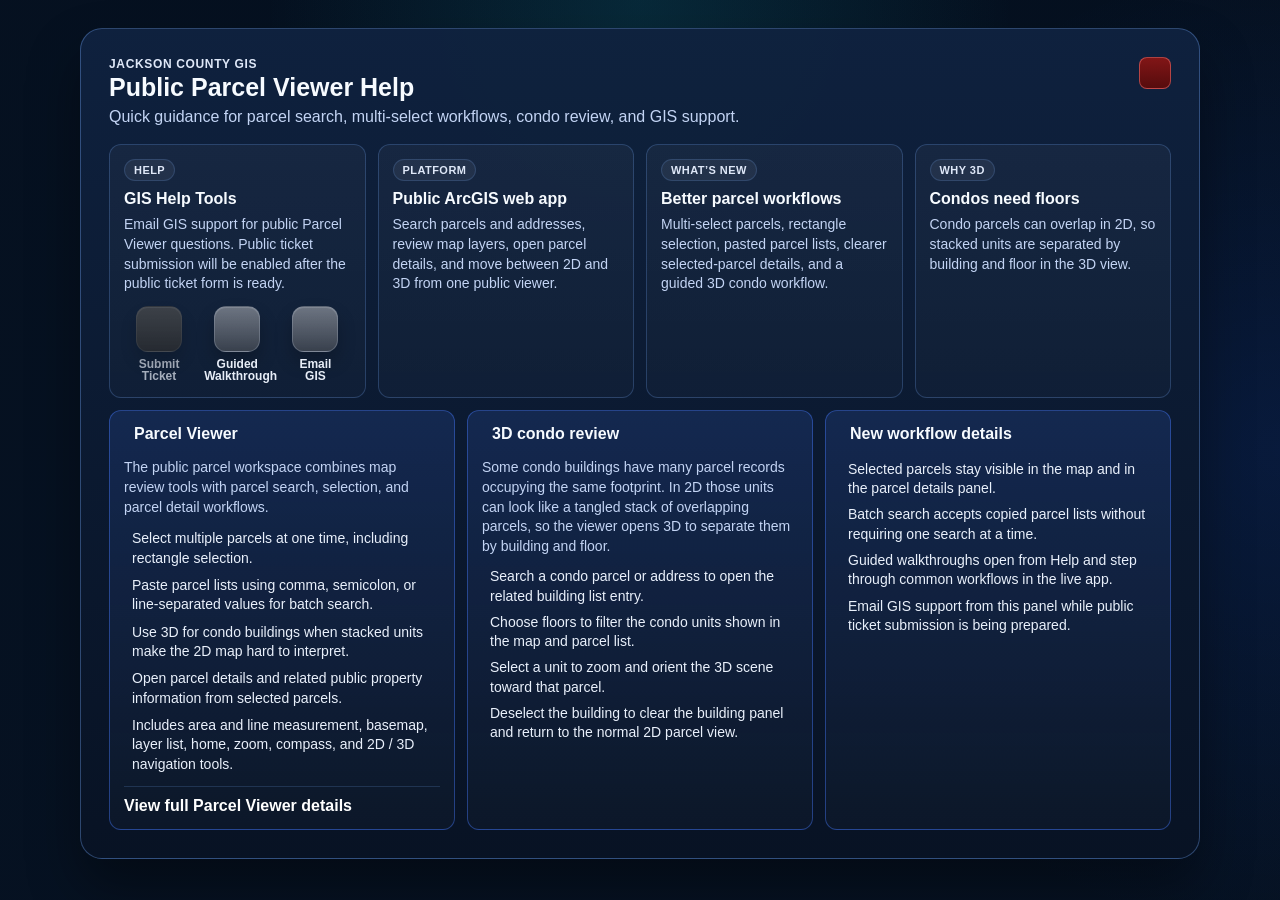
<file: gis-help.html>
<!DOCTYPE html>
<html lang="en">
<head>
  <meta charset="UTF-8">
  <meta name="viewport" content="width=device-width, initial-scale=1.0">
  <title>GIS Help</title>
  <script>
    if (new URL(window.location.href).searchParams.get("embed") === "1" && window.parent && window.parent !== window) {
      document.documentElement.classList.add("embed-mode");
    }
  </script>
  <link rel="stylesheet" href="https://js.arcgis.com/calcite-components/3.0.3/calcite.css">
  <link rel="stylesheet" href="./css/gis-help-page.css">
  <script type="module" src="https://js.arcgis.com/calcite-components/3.0.3/calcite.esm.js"></script>
</head>
<body>
  <main class="help-page-shell">
    <div class="help-page">
      <div class="help-page-header">
        <div>
          <div class="help-eyebrow">Jackson County GIS</div>
          <h2>Public Parcel Viewer Help</h2>
          <p>Quick guidance for parcel search, multi-select workflows, condo review, and GIS support.</p>
        </div>
        <div class="help-page-actions">
          <button id="helpCloseBtn" class="help-action-btn close-only" type="button" aria-label="Back to Parcel Viewer">
            <calcite-icon icon="x" scale="s"></calcite-icon>
          </button>
        </div>
      </div>

      <div class="help-overview-grid">
        <div class="help-overview-card">
          <div class="help-pill">Help</div>
          <h3>GIS Help Tools</h3>
          <p>Email GIS support for public Parcel Viewer questions. Public ticket submission will be enabled after the public ticket form is ready.</p>
          <div class="help-tool-actions">
            <button id="helpIssueBtn" class="help-tool-action-btn issue disabled" type="button" title="Public ticket submission coming soon" aria-label="Public ticket submission coming soon" aria-disabled="true" disabled>
              <span class="help-tool-action-media">
                <calcite-icon icon="speech-bubbles" scale="l"></calcite-icon>
              </span>
              <span class="help-tool-action-label">Submit<br>Ticket</span>
            </button>
            <button id="helpWalkthroughBtn" class="help-tool-action-btn walkthrough" type="button" title="Open guided walkthroughs" aria-label="Open guided walkthroughs">
              <span class="help-tool-action-media">
                <calcite-icon icon="presentation" scale="l"></calcite-icon>
              </span>
              <span class="help-tool-action-label">Guided<br>Walkthrough</span>
            </button>
            <a id="helpEmailBtn" class="help-tool-action-btn email" href="mailto:gis@jacksongov.org?subject=Parcel%20Viewer%20Support" title="Email GIS support" aria-label="Email GIS support">
              <span class="help-tool-action-media">
                <calcite-icon icon="email-address" scale="l"></calcite-icon>
              </span>
              <span class="help-tool-action-label">Email<br>GIS</span>
            </a>
          </div>
        </div>
        <div class="help-overview-card">
          <div class="help-pill">Platform</div>
          <h3>Public ArcGIS web app</h3>
          <p>Search parcels and addresses, review map layers, open parcel details, and move between 2D and 3D from one public viewer.</p>
        </div>
        <div class="help-overview-card">
          <div class="help-pill">What&rsquo;s New</div>
          <h3>Better parcel workflows</h3>
          <p>Multi-select parcels, rectangle selection, pasted parcel lists, clearer selected-parcel details, and a guided 3D condo workflow.</p>
        </div>
        <div class="help-overview-card">
          <div class="help-pill">Why 3D</div>
          <h3>Condos need floors</h3>
          <p>Condo parcels can overlap in 2D, so stacked units are separated by building and floor in the 3D view.</p>
        </div>
      </div>

      <div class="help-section-grid">
        <section id="helpSectionParcel" class="help-section-card" data-app="parcel">
          <div class="help-section-header">
            <calcite-icon icon="parcel-layer" scale="m"></calcite-icon>
            <h3>Parcel Viewer</h3>
          </div>
          <p>The public parcel workspace combines map review tools with parcel search, selection, and parcel detail workflows.</p>
          <div class="help-feature-list">
            <div class="help-feature-item"><calcite-icon icon="cursor-selection" scale="s"></calcite-icon><span>Select multiple parcels at one time, including rectangle selection.</span></div>
            <div class="help-feature-item"><calcite-icon icon="file-csv" scale="s"></calcite-icon><span>Paste parcel lists using comma, semicolon, or line-separated values for batch search.</span></div>
            <div class="help-feature-item"><calcite-icon icon="3d-glasses" scale="s"></calcite-icon><span>Use 3D for condo buildings when stacked units make the 2D map hard to interpret.</span></div>
            <div class="help-feature-item"><calcite-icon icon="information" scale="s"></calcite-icon><span>Open parcel details and related public property information from selected parcels.</span></div>
            <div class="help-feature-item"><calcite-icon icon="measure-area" scale="s"></calcite-icon><span>Includes area and line measurement, basemap, layer list, home, zoom, compass, and 2D / 3D navigation tools.</span></div>
          </div>
          <details class="help-details">
            <summary>View full Parcel Viewer details</summary>
            <ul class="help-detail-list">
              <li>Search can resolve parcel, condo, and address sources depending on the current Parcel Viewer context.</li>
              <li>Condo search can move the user directly into 3D when public 3D resources are available for the selected result.</li>
              <li>Selected parcels open public parcel detail workflows without internal change request actions.</li>
              <li>The page includes dedicated map widgets for layer visibility, basemap changes, home, zoom, compass, and measurement.</li>
            </ul>
          </details>
        </section>

        <section class="help-section-card" data-app="parcel">
          <div class="help-section-header">
            <calcite-icon icon="3d-building" scale="m"></calcite-icon>
            <h3>3D condo review</h3>
          </div>
          <p>Some condo buildings have many parcel records occupying the same footprint. In 2D those units can look like a tangled stack of overlapping parcels, so the viewer opens 3D to separate them by building and floor.</p>
          <div class="help-feature-list compact">
            <div class="help-feature-item"><calcite-icon icon="list" scale="s"></calcite-icon><span>Search a condo parcel or address to open the related building list entry.</span></div>
            <div class="help-feature-item"><calcite-icon icon="organization" scale="s"></calcite-icon><span>Choose floors to filter the condo units shown in the map and parcel list.</span></div>
            <div class="help-feature-item"><calcite-icon icon="zoom-in" scale="s"></calcite-icon><span>Select a unit to zoom and orient the 3D scene toward that parcel.</span></div>
            <div class="help-feature-item"><calcite-icon icon="map" scale="s"></calcite-icon><span>Deselect the building to clear the building panel and return to the normal 2D parcel view.</span></div>
          </div>
        </section>

        <section class="help-section-card" data-app="parcel">
          <div class="help-section-header">
            <calcite-icon icon="list" scale="m"></calcite-icon>
            <h3>New workflow details</h3>
          </div>
          <div class="help-feature-list compact">
            <div class="help-feature-item"><calcite-icon icon="cursor-selection" scale="s"></calcite-icon><span>Selected parcels stay visible in the map and in the parcel details panel.</span></div>
            <div class="help-feature-item"><calcite-icon icon="table" scale="s"></calcite-icon><span>Batch search accepts copied parcel lists without requiring one search at a time.</span></div>
            <div class="help-feature-item"><calcite-icon icon="presentation" scale="s"></calcite-icon><span>Guided walkthroughs open from Help and step through common workflows in the live app.</span></div>
            <div class="help-feature-item"><calcite-icon icon="email-address" scale="s"></calcite-icon><span>Email GIS support from this panel while public ticket submission is being prepared.</span></div>
          </div>
        </section>
      </div>
    </div>
  </main>

  <div id="ticketTypeModal" class="help-ticket-modal" hidden aria-hidden="true">
    <div class="help-ticket-modal-card" role="dialog" aria-modal="true" aria-labelledby="ticketTypeModalTitle">
      <button id="ticketTypeModalCloseBtn" class="help-ai-modal-close-x" type="button" aria-label="Close ticket type chooser" title="Close ticket type chooser">
        <calcite-icon icon="x" scale="s"></calcite-icon>
      </button>
      <div class="help-ticket-modal-eyebrow">Submit Ticket</div>
      <div class="help-ticket-title-row">
        <h3 id="ticketTypeModalTitle">Ticket Type</h3>
        <p>Please select a ticket type below.</p>
      </div>
      <div id="ticketTypeChoices" class="help-ticket-type-grid" aria-label="Ticket types"></div>
    </div>
  </div>

  <div id="walkthroughModal" class="help-walkthrough-modal" hidden aria-hidden="true">
    <div class="help-walkthrough-modal-card" role="dialog" aria-modal="true" aria-label="Guided walkthroughs">
      <button id="walkthroughModalCloseBtn" class="help-ai-modal-close-x" type="button" aria-label="Close guided walkthroughs" title="Close guided walkthroughs">
        <calcite-icon icon="x" scale="s"></calcite-icon>
      </button>
      <div class="help-walkthrough-frame-shell">
        <iframe id="walkthroughModalFrame" class="help-walkthrough-frame" src="./gis-guided-walkthroughs.html" title="Guided walkthroughs"></iframe>
      </div>
    </div>
  </div>

  <script type="module" src="./js/gis-help-page.js"></script>
</body>
</html>
</file>
<file: css/gis-help-page.css>
:root {
  --page-bg: #09182d;
  --accent-color: #1c5cff;
  --panel-border-color: rgba(118, 170, 255, 0.24);
  --panel-border-soft: rgba(118, 170, 255, 0.18);
  --panel-border-strong: rgba(118, 170, 255, 0.34);
}

* {
  box-sizing: border-box;
}

html,
body {
  margin: 0;
  min-height: 100vh;
  font-family: "Segoe UI", sans-serif;
  scrollbar-width: thin;
  scrollbar-color: rgba(28,92,255,0.95) rgba(0,0,0,0.18);
}

body {
  background:
    radial-gradient(circle at top, rgba(24, 218, 237, 0.12), transparent 34%),
    radial-gradient(circle at right, rgba(28, 92, 255, 0.12), transparent 36%),
    linear-gradient(180deg, rgba(5, 16, 31, 0.92) 0%, rgba(5, 16, 31, 0.82) 100%),
    var(--page-bg);
  color: #f7fbff;
}

html::-webkit-scrollbar,
body::-webkit-scrollbar {
  width: 10px;
}

html::-webkit-scrollbar-track,
body::-webkit-scrollbar-track {
  background: rgba(0,0,0,0.18);
  border-left: 1px solid rgba(28,92,255,0.15);
  border-radius: 999px;
}

html::-webkit-scrollbar-thumb,
body::-webkit-scrollbar-thumb {
  background: linear-gradient(180deg, rgba(28,92,255,0.95), rgba(118,202,251,0.85));
  border-radius: 999px;
  border: 2px solid rgba(10,30,58,0.85);
  box-shadow: 0 0 10px rgba(28,92,255,0.55);
}

html::-webkit-scrollbar-thumb:hover,
body::-webkit-scrollbar-thumb:hover {
  box-shadow: 0 0 16px rgba(28,92,255,0.85);
}

html.embed-mode body {
  min-height: 100%;
  background: transparent;
}

a {
  color: inherit;
}

.help-page-shell {
  min-height: 100vh;
  padding: 28px 20px;
}

html.embed-mode .help-page-shell {
  min-height: 100%;
  padding: 0;
}

.help-page {
  width: min(1120px, calc(100vw - 40px));
  margin: 0 auto;
  padding: 28px;
  border: 1px solid var(--panel-border-strong);
  border-radius: 22px;
  background: linear-gradient(180deg, rgba(15,34,63,0.97) 0%, rgba(8,19,36,0.97) 100%);
  box-shadow: 0 28px 52px rgba(0,0,0,0.36);
  color: #f7fbff;
}

html.embed-mode .help-page {
  width: 100%;
  margin: 0;
  padding: 18px 20px 20px;
  border: 1.3px solid color-mix(in srgb, var(--accent-color) 88%, white 12%);
  border-radius: 18px;
  box-shadow: none;
}

html.embed-mode .help-page-actions {
  display: none;
}

.help-page-header {
  display: flex;
  justify-content: space-between;
  align-items: flex-start;
  gap: 18px;
  margin-bottom: 16px;
}

.help-page-header h2 {
  margin: 3px 0 6px;
  font-size: 25px;
  line-height: 1.05;
}

.help-page-header p {
  margin: 0;
  max-width: 700px;
  color: #c3d4f4;
  line-height: 1.35;
}

.help-eyebrow {
  font-size: 12px;
  font-weight: 800;
  letter-spacing: 0.65px;
  text-transform: uppercase;
  color: #dfe8f8;
}

.help-page-actions {
  display: flex;
  align-items: center;
  gap: 10px;
  flex-wrap: wrap;
  justify-content: flex-end;
}

.help-action-btn {
  height: 40px;
  padding: 0 16px;
  border-radius: 999px;
  border: 1px solid var(--panel-border-strong);
  background: rgba(255,255,255,0.06);
  color: #ffffff;
  font-weight: 700;
  text-decoration: none;
  display: inline-flex;
  align-items: center;
  gap: 8px;
  cursor: pointer;
}

.help-action-btn.close-only {
  width: 32px;
  min-width: 32px;
  height: 32px;
  padding: 0;
  justify-content: center;
  border-radius: 8px;
  border-color: rgba(255,120,120,0.5);
  background: linear-gradient(180deg, rgba(132,22,22,0.98) 0%, rgba(88,12,12,0.98) 100%);
}

.help-action-btn.close-only:hover {
  background: linear-gradient(180deg, #d12b2b 0%, #991717 100%);
  border-color: rgba(255,170,170,0.82);
  box-shadow: 0 0 14px rgba(255,74,74,0.28);
}

.help-action-btn[aria-disabled="true"] {
  opacity: 0.6;
  cursor: not-allowed;
  pointer-events: none;
}

.help-overview-grid,
.help-section-grid {
  display: grid;
  grid-template-columns: repeat(auto-fit, minmax(280px, 1fr));
  gap: 12px;
}

.help-overview-grid {
  grid-template-columns: repeat(4, minmax(0, 1fr));
  margin-bottom: 12px;
}

.help-overview-card,
.help-section-card {
  border: 1px solid var(--panel-border-color);
  border-radius: 12px;
  background: linear-gradient(180deg, rgba(255,255,255,0.04) 0%, rgba(255,255,255,0.02) 100%);
  padding: 14px;
}

.help-section-card[data-app="parcel"] {
  background: linear-gradient(180deg, color-mix(in srgb, #1c5cff 12%, rgba(255,255,255,0.03)) 0%, rgba(255,255,255,0.02) 100%);
  border-color: color-mix(in srgb, #1c5cff 34%, rgba(255,255,255,0.12));
}

.help-section-card[data-app="pw"] {
  background: linear-gradient(180deg, color-mix(in srgb, #76cafb 12%, rgba(255,255,255,0.03)) 0%, rgba(255,255,255,0.02) 100%);
  border-color: color-mix(in srgb, var(--accent-color) 34%, rgba(255,255,255,0.12));
}

.help-section-card[data-app="sa"] {
  background: linear-gradient(180deg, color-mix(in srgb, #06a91a 11%, rgba(255,255,255,0.03)) 0%, rgba(255,255,255,0.02) 100%);
  border-color: color-mix(in srgb, var(--accent-color) 34%, rgba(255,255,255,0.12));
}

.help-overview-card h3,
.help-section-card h3 {
  margin: 0 0 7px;
  font-size: 16px;
}

.help-overview-card p,
.help-section-card p {
  margin: 0;
  color: #c3d4f4;
  line-height: 1.42;
  font-size: 14px;
}

.help-tool-actions {
  display: grid;
  grid-template-columns: repeat(3, minmax(0, 1fr));
  gap: 8px;
  margin-top: 10px;
  align-items: start;
}

.help-tool-action-btn {
  min-height: 76px;
  padding: 2px 2px 0;
  border: 0;
  background: transparent;
  color: #ffffff;
  font-size: 12px;
  font-weight: 700;
  text-decoration: none;
  display: inline-flex;
  flex-direction: column;
  align-items: center;
  justify-content: center;
  gap: 7px;
  cursor: pointer;
  text-align: center;
  box-shadow: none;
  transition: transform 140ms ease, filter 140ms ease;
}

.help-tool-action-media {
  inline-size: 46px;
  block-size: 46px;
  border-radius: 12px;
  display: inline-flex;
  align-items: center;
  justify-content: center;
  border: 1px solid rgba(180,191,209,0.28);
  background:
    linear-gradient(180deg, rgba(255,255,255,0.12) 0%, rgba(255,255,255,0.02) 100%),
    linear-gradient(180deg, #586170 0%, #343c49 100%);
  box-shadow:
    inset 0 1px 0 rgba(255,255,255,0.14),
    0 10px 18px rgba(0,0,0,0.22);
  transition: transform 140ms ease, box-shadow 140ms ease, border-color 140ms ease, filter 140ms ease;
}

.help-tool-action-btn calcite-icon,
.help-tool-action-icon {
  inline-size: 28px;
  block-size: 28px;
  flex: 0 0 28px;
}

.help-tool-action-icon {
  display: inline-block;
}

.help-tool-action-image {
  display: block;
  max-width: 100%;
  max-height: 100%;
  object-fit: contain;
}

.help-tool-action-btn.ai calcite-icon {
  color: #79e7ef;
  filter: drop-shadow(0 0 6px rgba(82,218,226,0.22));
}

.help-tool-action-btn.issue calcite-icon {
  color: #8ab9ff;
  filter: drop-shadow(0 0 6px rgba(78,134,255,0.2));
}

.help-tool-action-btn.email calcite-icon {
  color: #8fd0ff;
  filter: drop-shadow(0 0 6px rgba(103,182,255,0.22));
}

.help-tool-action-btn.walkthrough calcite-icon {
  color: #7CFC8A;
  filter: drop-shadow(0 0 6px rgba(124,252,138,0.22));
}

.help-tool-action-label {
  display: block;
  line-height: 0.98;
  margin-top: 0;
  max-width: 100%;
  text-wrap: balance;
  color: #e7edf7;
}

.help-tool-action-btn.teams .help-tool-action-icon {
  inline-size: 42px;
  block-size: 42px;
  flex-basis: 42px;
}

.help-tool-action-btn:hover {
  transform: translateY(-1px);
}

.help-tool-action-btn:hover .help-tool-action-media {
  box-shadow:
    inset 0 1px 0 rgba(255,255,255,0.22),
    0 12px 22px rgba(0,0,0,0.26);
  transform: translateY(-1px) scale(1.02);
}

.help-tool-action-btn:hover .help-tool-action-image {
  filter: none;
}

.help-tool-action-btn.ai,
.help-tool-action-btn.issue[aria-disabled="true"] {
  color: rgba(231,237,247,0.58);
}

.help-tool-action-btn.ai .help-tool-action-media,
.help-tool-action-btn.issue[aria-disabled="true"] .help-tool-action-media {
  border-color: rgba(180,191,209,0.16);
  background:
    linear-gradient(180deg, rgba(255,255,255,0.06) 0%, rgba(255,255,255,0.01) 100%),
    linear-gradient(180deg, #4f5763 0%, #303743 100%);
  filter: grayscale(1) brightness(0.82);
}

.help-tool-action-btn.ai:hover,
.help-tool-action-btn.issue[aria-disabled="true"]:hover {
  transform: none;
}

.help-tool-action-btn.ai:hover .help-tool-action-media,
.help-tool-action-btn.issue[aria-disabled="true"]:hover .help-tool-action-media {
  border-color: rgba(180,191,209,0.16);
  background:
    linear-gradient(180deg, rgba(255,255,255,0.06) 0%, rgba(255,255,255,0.01) 100%),
    linear-gradient(180deg, #4f5763 0%, #303743 100%);
  filter: grayscale(1) brightness(0.82);
  box-shadow: inset 0 1px 0 rgba(255,255,255,0.14), 0 10px 18px rgba(0,0,0,0.22);
}

.help-tool-action-btn.ai:hover calcite-icon,
.help-tool-action-btn.issue[aria-disabled="true"]:hover calcite-icon {
  color: #9aa5b4;
}

.help-tool-action-btn.ai[aria-disabled="true"],
.help-tool-action-btn.issue[aria-disabled="true"] {
  cursor: not-allowed;
  opacity: 0.7;
}

.help-tool-action-btn.issue {
  color: #ffffff;
}

.help-tool-action-btn.issue .help-tool-action-media {
  border-color: rgba(180,191,209,0.28);
  background:
    linear-gradient(180deg, rgba(255,255,255,0.12) 0%, rgba(255,255,255,0.02) 100%),
    linear-gradient(180deg, #586170 0%, #343c49 100%);
}

.help-tool-action-btn.issue:hover .help-tool-action-media {
  border-color: rgba(145,195,255,0.82);
  background:
    linear-gradient(180deg, rgba(255,255,255,0.1) 0%, rgba(255,255,255,0.02) 100%),
    linear-gradient(180deg, #2a63be 0%, #1b4185 100%);
  filter: brightness(1.08);
  box-shadow:
    inset 0 1px 0 rgba(255,255,255,0.22),
    0 12px 22px rgba(43,98,190,0.28);
}

.help-tool-action-btn.issue:hover calcite-icon {
  color: #d3e5ff;
}

.help-tool-action-btn.walkthrough {
  color: #ffffff;
}

.help-tool-action-btn.walkthrough .help-tool-action-media {
  border-color: rgba(180,191,209,0.28);
  background:
    linear-gradient(180deg, rgba(255,255,255,0.12) 0%, rgba(255,255,255,0.02) 100%),
    linear-gradient(180deg, #586170 0%, #343c49 100%);
}

.help-tool-action-btn.walkthrough:hover .help-tool-action-media {
  border-color: rgba(124,252,138,0.78);
  background:
    linear-gradient(180deg, rgba(255,255,255,0.1) 0%, rgba(255,255,255,0.02) 100%),
    linear-gradient(180deg, #16834a 0%, #0c5732 100%);
  filter: brightness(1.08);
  box-shadow:
    inset 0 1px 0 rgba(255,255,255,0.22),
    0 12px 22px rgba(30,150,88,0.28);
}

.help-tool-action-btn.walkthrough:hover calcite-icon {
  color: #c8ffd2;
}

.help-tool-action-btn.teams {
  color: #ffffff;
}

.help-tool-action-btn.teams .help-tool-action-media {
  border-color: rgba(180,191,209,0.28);
  background:
    linear-gradient(180deg, rgba(255,255,255,0.12) 0%, rgba(255,255,255,0.02) 100%),
    linear-gradient(180deg, #586170 0%, #343c49 100%);
}

.help-tool-action-btn.teams:hover .help-tool-action-media {
  border-color: rgba(205,178,255,0.82);
  background:
    linear-gradient(180deg, rgba(255,255,255,0.1) 0%, rgba(255,255,255,0.02) 100%),
    linear-gradient(180deg, #6940a7 0%, #452b6f 100%);
  filter: brightness(1.08);
  box-shadow:
    inset 0 1px 0 rgba(255,255,255,0.22),
    0 12px 22px rgba(120,85,210,0.3);
}

.help-tool-action-btn.email {
  color: #ffffff;
}

.help-tool-action-btn.email .help-tool-action-media {
  border-color: rgba(180,191,209,0.28);
  background:
    linear-gradient(180deg, rgba(255,255,255,0.12) 0%, rgba(255,255,255,0.02) 100%),
    linear-gradient(180deg, #586170 0%, #343c49 100%);
}

.help-tool-action-btn.email:hover .help-tool-action-media {
  border-color: rgba(145,195,255,0.82);
  background:
    linear-gradient(180deg, rgba(255,255,255,0.1) 0%, rgba(255,255,255,0.02) 100%),
    linear-gradient(180deg, #2a63be 0%, #1b4185 100%);
  filter: brightness(1.08);
  box-shadow:
    inset 0 1px 0 rgba(255,255,255,0.22),
    0 12px 22px rgba(43,98,190,0.28);
}

.help-tool-action-btn.email:hover calcite-icon {
  color: #d8ecff;
}

.help-tool-action-btn[aria-disabled="true"] {
  opacity: 0.6;
  cursor: not-allowed;
  pointer-events: none;
}

.help-section-header {
  display: flex;
  align-items: center;
  gap: 10px;
  margin-bottom: 8px;
}

.help-section-header calcite-icon {
  color: #dfe8f8;
}

.help-pill {
  display: inline-flex;
  align-items: center;
  gap: 6px;
  padding: 4px 9px;
  border-radius: 999px;
  background: rgba(255,255,255,0.06);
  border: 1px solid var(--panel-border-soft);
  color: #dfe8f8;
  font-size: 11px;
  font-weight: 800;
  letter-spacing: 0.45px;
  text-transform: uppercase;
  margin-bottom: 9px;
}

.help-feature-list {
  display: flex;
  flex-direction: column;
  gap: 8px;
  margin-top: 12px;
}

.help-feature-list.compact {
  gap: 7px;
  margin-top: 10px;
}

.help-feature-item {
  display: flex;
  align-items: flex-start;
  gap: 8px;
  color: #e9f0fb;
  line-height: 1.38;
  font-size: 14px;
}

.help-feature-item calcite-icon {
  margin-top: 2px;
  flex: 0 0 auto;
  color: #dfe8f8;
}

.help-details {
  margin-top: 12px;
  border-top: 1px solid var(--panel-border-soft);
  padding-top: 10px;
}

.help-details summary {
  cursor: pointer;
  font-weight: 800;
  color: #ffffff;
  list-style: none;
}

.help-details summary::-webkit-details-marker {
  display: none;
}

.help-detail-list {
  margin: 12px 0 0;
  padding-left: 18px;
  color: #c3d4f4;
}

.help-detail-list li + li {
  margin-top: 8px;
}

.help-ai-modal {
  position: fixed;
  inset: 0;
  z-index: 999;
  display: grid;
  place-items: center;
  padding: 18px;
  background: rgba(2, 8, 18, 0.82);
  backdrop-filter: blur(8px);
}

.help-ai-modal[hidden] {
  display: none !important;
}

.help-walkthrough-modal {
  position: fixed;
  inset: 0;
  z-index: 999;
  display: grid;
  place-items: center;
  padding: 18px;
  background: rgba(2, 8, 18, 0.82);
  backdrop-filter: blur(8px);
}

.help-walkthrough-modal[hidden] {
  display: none !important;
}

.help-walkthrough-modal-card {
  position: relative;
  width: min(1180px, calc(100vw - 32px));
  height: min(86vh, 760px);
  border: 2px solid var(--accent-color);
  border-radius: 18px;
  background: linear-gradient(180deg, rgba(15,34,63,0.98) 0%, rgba(8,19,36,0.98) 100%);
  box-shadow: 0 24px 52px rgba(0,0,0,0.42);
  overflow: hidden;
}

html.embed-mode .help-walkthrough-modal-card {
  width: min(1000px, 100vw);
  height: min(640px, 100vh);
  border: 0;
  border-radius: 0;
  background: transparent;
  box-shadow: none;
}

html.embed-mode .help-walkthrough-modal {
  padding: 0;
  background: transparent;
  backdrop-filter: none;
}

.help-walkthrough-frame-shell,
.help-walkthrough-frame {
  width: 100%;
  height: 100%;
}

.help-walkthrough-frame {
  display: block;
  border: 0;
  background: transparent;
}

.help-ticket-modal {
  position: fixed;
  inset: 0;
  z-index: 999;
  display: grid;
  place-items: center;
  padding: 18px;
  background: rgba(2, 8, 18, 0.82);
  backdrop-filter: blur(8px);
}

.help-ticket-modal[hidden] {
  display: none !important;
}

html.embed-mode .help-ticket-modal {
  padding: 0;
  background: transparent;
  backdrop-filter: none;
}

html.embed-mode .help-ticket-modal-card {
  max-height: 100vh;
  overflow: hidden;
}

html.embed-mode.ticket-modal-open,
html.embed-mode.ticket-modal-open body {
  overflow: hidden;
}

html.embed-mode.ticket-modal-open .help-page-shell {
  height: 100vh;
  min-height: 0;
  padding: 0;
  overflow: hidden;
}

html.embed-mode.walkthrough-modal-open,
html.embed-mode.walkthrough-modal-open body {
  overflow: hidden;
}

html.embed-mode.walkthrough-modal-open .help-page-shell {
  height: 100vh;
  min-height: 0;
  padding: 0;
  overflow: hidden;
}

.help-ticket-modal-card {
  position: relative;
  width: min(780px, calc(100vw - 32px));
  min-height: 310px;
  padding: 46px 36px 34px;
  border: 2px solid var(--accent-color);
  border-radius: 18px;
  background: linear-gradient(180deg, rgba(15,34,63,0.98) 0%, rgba(8,19,36,0.98) 100%);
  box-shadow: 0 24px 52px rgba(0,0,0,0.42);
  color: #f7fbff;
}

.help-ticket-modal-eyebrow {
  display: none;
}

.help-ticket-title-row {
  display: flex;
  align-items: baseline;
  gap: 10px;
  margin-bottom: 24px;
}

.help-ticket-modal-card h3 {
  margin: 0;
  font-size: 28px;
  line-height: 1.12;
}

.help-ticket-modal-card p {
  margin: 0;
  color: #c3d4f4;
  font-size: 16px;
  line-height: 1.35;
}

.help-ticket-type-grid {
  display: flex;
  flex-wrap: wrap;
  gap: 22px;
  align-items: flex-start;
}

.help-ticket-type-card {
  --ticket-accent-rgb: 119, 201, 255;
  width: 84px;
  height: 84px;
  padding: 0;
  border: 0;
  border-radius: 24px;
  background: transparent;
  cursor: pointer;
  overflow: visible;
}

.help-ticket-type-card[data-accent="blue"] { --ticket-accent-rgb: 29, 102, 116; }
.help-ticket-type-card[data-accent="red"] { --ticket-accent-rgb: 227, 43, 76; }
.help-ticket-type-card[data-accent="change"] { --ticket-accent-rgb: 156, 217, 20; }
.help-ticket-type-card[data-accent="data-correction"] { --ticket-accent-rgb: 151, 79, 216; }
.help-ticket-type-card[data-accent="access"] { --ticket-accent-rgb: 52, 112, 213; }

.help-ticket-type-card:hover,
.help-ticket-type-card:focus-visible {
  outline: none;
  transform: translateY(-1px);
}

.help-ticket-type-card:focus-visible {
  box-shadow: 0 0 0 4px rgba(var(--ticket-accent-rgb), 0.42);
}

.help-ticket-type-art {
  width: 84px;
  height: 84px;
  display: block;
  object-fit: contain;
  filter: grayscale(1) saturate(0.08) brightness(0.72);
  opacity: 0.92;
  transition: filter 160ms ease, opacity 160ms ease, transform 160ms ease;
}

.help-ticket-type-card:hover .help-ticket-type-art,
.help-ticket-type-card:focus-visible .help-ticket-type-art {
  filter: grayscale(0) saturate(1.06) brightness(1);
  opacity: 1;
  transform: scale(1.02);
}

.help-ai-modal-card {
  position: relative;
  width: min(460px, calc(100vw - 32px));
  padding: 18px 18px 16px;
  border-radius: 16px;
  border: 1px solid var(--panel-border-strong);
  background: linear-gradient(180deg, rgba(16,38,68,0.98) 0%, rgba(9,21,40,0.98) 100%);
  box-shadow: 0 20px 36px rgba(0,0,0,0.42);
  color: #f7fbff;
}

.help-ai-modal-close-x {
  position: absolute;
  top: 10px;
  right: 10px;
  width: 32px;
  min-width: 32px;
  height: 32px;
  padding: 0;
  border: 1px solid rgba(255,120,120,0.5);
  border-radius: 10px;
  background: linear-gradient(180deg, rgba(132,22,22,0.98) 0%, rgba(88,12,12,0.98) 100%);
  color: #ffffff;
  display: inline-flex;
  align-items: center;
  justify-content: center;
  cursor: pointer;
  z-index: 2;
}

.help-ai-modal-close-x:hover {
  background: linear-gradient(180deg, #d12b2b 0%, #991717 100%);
  border-color: rgba(255,170,170,0.82);
  box-shadow: 0 0 14px rgba(255,74,74,0.28);
}

.help-ai-modal-hero {
  position: relative;
  width: 56px;
  height: 56px;
  margin: 0 0 10px;
  display: grid;
  place-items: center;
}

.help-ai-modal-orb {
  position: absolute;
  inset: 0;
  border-radius: 999px;
  background: radial-gradient(circle at 35% 30%, #b7f8ff 0%, #48d7ef 36%, #1f7cb9 68%, #154884 100%);
  box-shadow: 0 0 18px rgba(88, 215, 255, 0.45);
}

.help-ai-modal-ring {
  position: absolute;
  inset: -7px;
  border-radius: 999px;
  border: 1px solid rgba(142, 220, 255, 0.45);
  box-shadow: 0 0 14px rgba(74, 199, 255, 0.34);
}

.help-ai-modal-hero calcite-icon {
  position: relative;
  z-index: 2;
  color: #ffffff;
  filter: drop-shadow(0 0 6px rgba(255, 255, 255, 0.45));
}

.help-ai-modal-eyebrow {
  display: inline-flex;
  margin-bottom: 8px;
  padding: 4px 10px;
  border-radius: 999px;
  border: 1px solid rgba(139, 187, 255, 0.45);
  background: rgba(255,255,255,0.06);
  font-size: 11px;
  font-weight: 800;
  letter-spacing: 0.5px;
  text-transform: uppercase;
  color: #dfe8f8;
}

.help-ai-modal-card h3 {
  margin: 0 0 10px;
  font-size: 22px;
  line-height: 1.12;
}

.help-ai-modal-card p {
  margin: 0;
  color: #c3d4f4;
  line-height: 1.5;
}

.help-ai-modal-actions {
  margin-top: 16px;
  display: flex;
  flex-wrap: wrap;
  align-items: center;
  gap: 10px;
}

.help-ai-modal-link {
  min-height: 38px;
  padding: 0 14px;
  border-radius: 10px;
  border: 1px solid rgba(118, 170, 255, 0.45);
  background: rgba(255,255,255,0.05);
  color: #ffffff;
  font-weight: 700;
  text-decoration: none;
  display: inline-flex;
  align-items: center;
  justify-content: center;
  cursor: pointer;
}

.help-ai-modal-link:hover {
  border-color: rgba(173, 210, 255, 0.78);
  background: rgba(57, 124, 223, 0.34);
}

body.ai-modal-open .help-page {
  filter: blur(5px) brightness(0.58);
  transform: scale(0.992);
  transition: filter 140ms ease, transform 140ms ease;
  pointer-events: none;
}

body.ticket-modal-open .help-page {
  opacity: 0;
  pointer-events: none;
}

body.walkthrough-modal-open .help-page {
  opacity: 0;
  pointer-events: none;
}

@media (max-width: 760px) {
  .help-page-shell {
    padding: 16px 10px;
  }

  .help-page {
    width: calc(100vw - 20px);
    padding: 20px;
  }

  .help-page-header {
    flex-direction: column;
  }

  .help-page-actions {
    width: 100%;
    justify-content: flex-start;
  }

  .help-overview-grid,
  .help-section-grid {
    grid-template-columns: 1fr;
  }

  .help-tool-actions {
    grid-template-columns: repeat(3, minmax(0, 1fr));
  }

  .help-tool-action-btn {
    min-height: 88px;
  }

  .help-walkthrough-modal {
    padding: 10px;
  }

  .help-walkthrough-modal-card {
    width: calc(100vw - 20px);
    height: calc(100vh - 20px);
    border-radius: 14px;
  }

  .help-ticket-modal {
    padding: 10px;
  }

  .help-ticket-modal-card {
    width: calc(100vw - 20px);
    padding: 16px;
    min-height: 0;
  }

  .help-ticket-title-row {
    flex-direction: column;
    align-items: flex-start;
    gap: 4px;
  }

  .help-ticket-type-grid {
    gap: 14px;
  }
}

@media (max-width: 480px) {
  .help-tool-actions {
    grid-template-columns: repeat(2, minmax(0, 1fr));
  }
}
</file>
